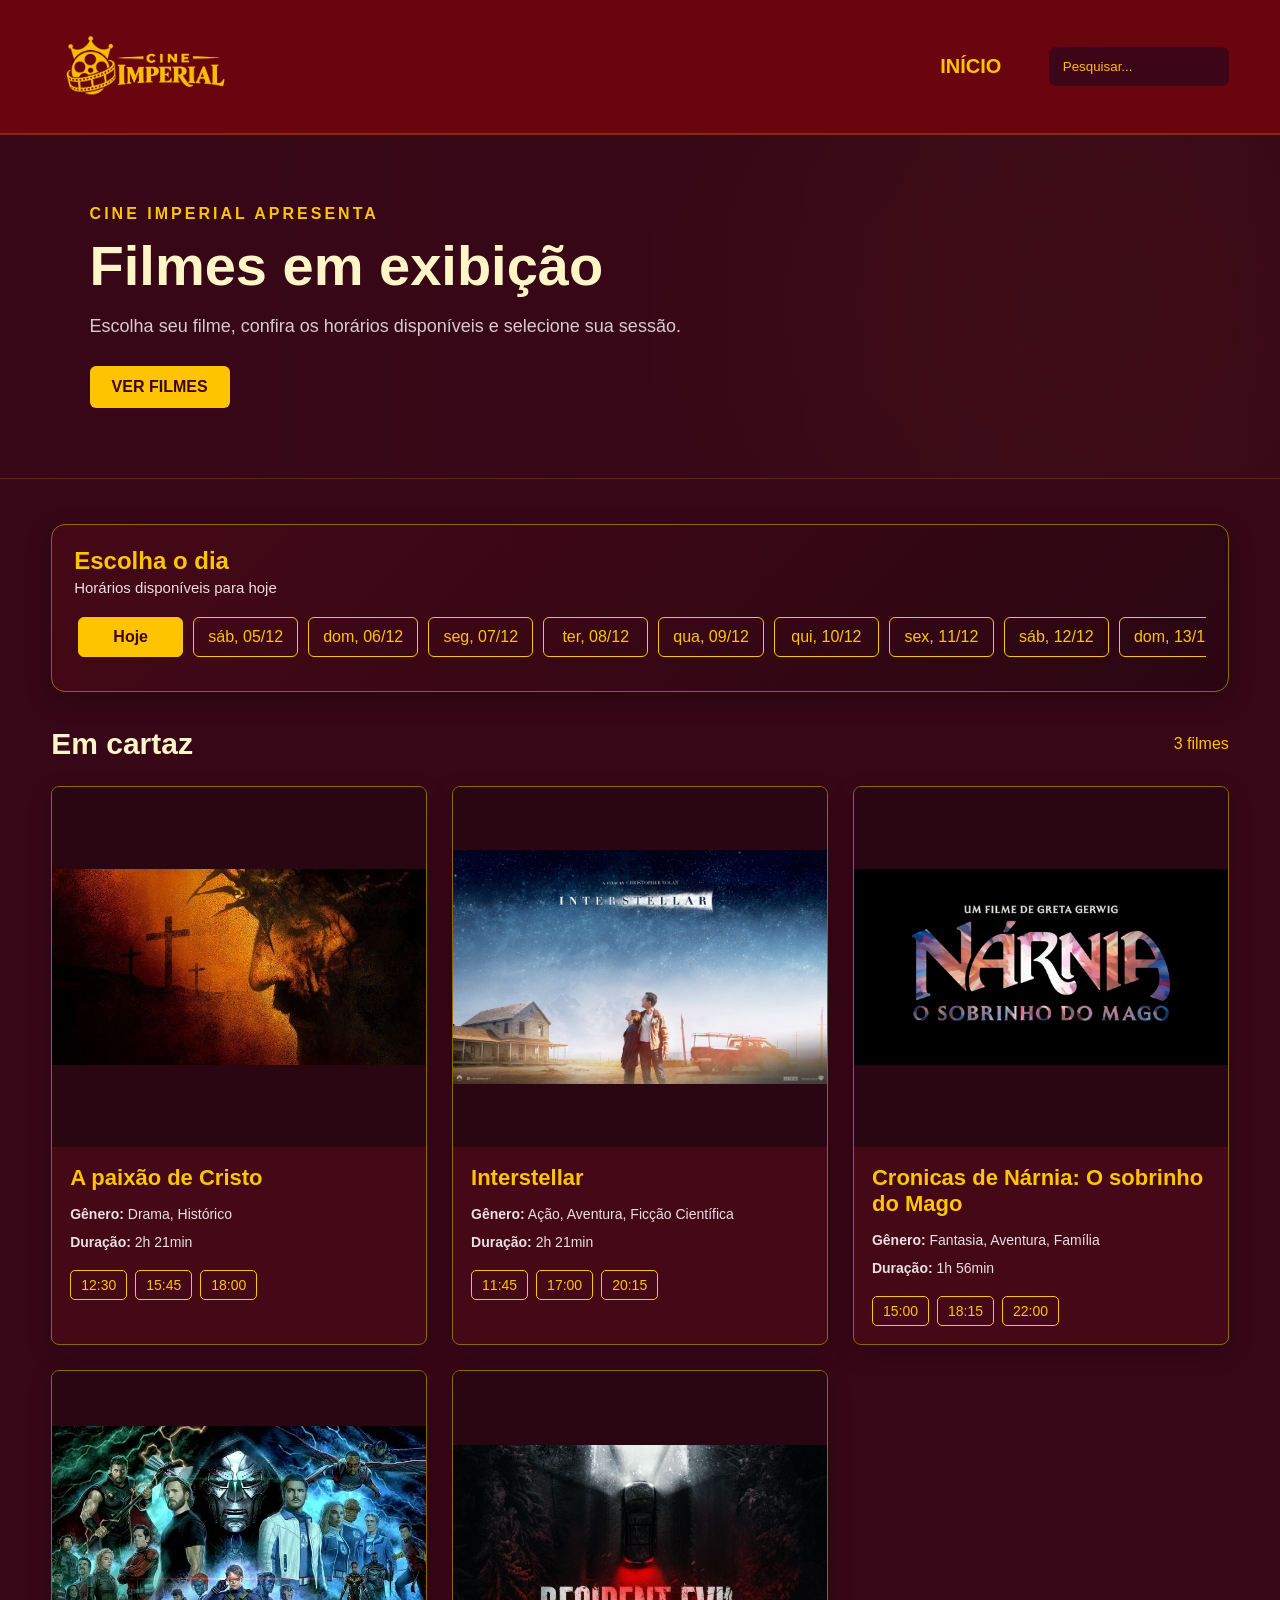
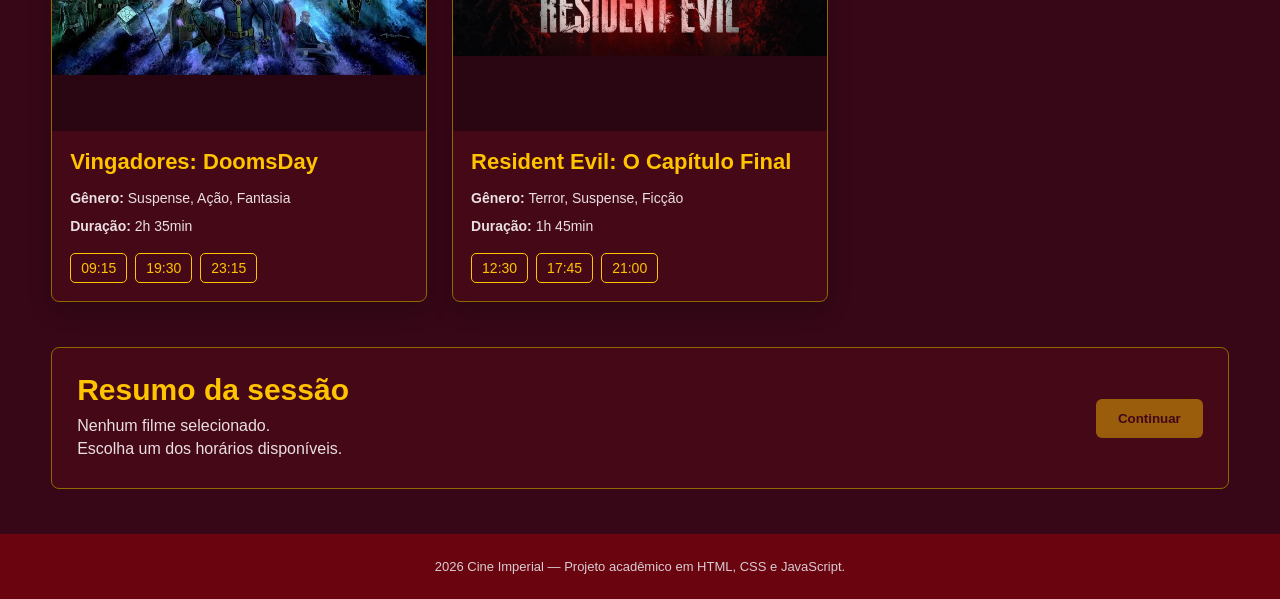
<file: index.html>
<!DOCTYPE html>
<html lang="pt-BR">
<head>
    <meta charset="UTF-8">
    <meta name="viewport" content="width=device-width, initial-scale=1.0">
    <title>Cine Imperial</title>
    <link rel="stylesheet" href="css/style_gal.css">
</head>
<body>
    <header class="cabecalho">
        <a href="#" aria-label="Cine Imperial - início">
            <img src="img/logo.png" alt="Cine Imperial" class="logo">
        </a>

        <nav class="menu">
            <button href="#filmes" onclick="window.location.href='index.html'">INÍCIO</button>
            <input type="search" id="pesquisa" placeholder="Pesquisar..." aria-label="Pesquisar filmes">
            
        </nav>
    </header>

    <main>
        <section class="banner">
            <div class="banner-texto">
                <p class="banner-subtitulo">CINE IMPERIAL APRESENTA</p>
                <h1 class="banner-titulo">Filmes em exibição</h1>
                <p class="banner-descricao">Escolha seu filme, confira os horários disponíveis e selecione sua sessão.</p>
                <a href="#filmes" class="botao-principal">VER FILMES</a>
            </div>
        </section>

        <section id="filmes" class="secao-filmes">
            <section class="seletor-dias" aria-label="Selecione o dia da sessão">
                <h2>Escolha o dia</h2>
                <p id="dia-selecionado">Horários disponíveis para hoje</p>
                <div id="dias-sessoes" class="dias-sessoes"></div>
            </section>

            <div class="titulo-secao">
                <h2>Em cartaz</h2>
                <span id="contador">3 filmes</span>
            </div>

            <div class="grade-filmes">

                <div class="filme" data-titulo="Paixão de Cristo" data-id="1" data-genero="Drama, Histórico">
                    <img src="img/A paixao de Cristo cartaz horizontal.jpg" alt="Cartaz de Interestelar">
                    <div class="conteudo">
                        <h3>A paixão de Cristo</h3>
                        <p><strong>Gênero:</strong> Drama, Histórico</p>
                        <p><strong>Duração:</strong> 2h 21min</p>
                        <div class="horarios">
                            <button>12:30</button>
                            <button>15:45</button>
                            <button>18:00</button>
                        </div>
                    </div>
                </div>

                <div class="filme" data-titulo="Interstellar" data-id="2" data-genero="Ação, Aventura, Ficção Científica">
                    <img src="img/interestelar cartaz.jpg" alt="Cartaz de Interestelar">
                    <div class="conteudo">
                        <h3>Interstellar</h3>
                        <p><strong>Gênero:</strong> Ação, Aventura, Ficção Científica</p>
                        <p><strong>Duração:</strong> 2h 21min</p>
                        <div class="horarios">
                            <button>11:30</button>
                            <button>16:45</button>
                            <button>20:00</button>
                        </div>
                    </div>
                </div>

                <div class="filme" data-titulo="Cronicas de Nárnia: O sobrinho do Mago" data-id="3" data-genero="Fantasia, Aventura, Família">
                    <img src="img/narnia cartaz horizontal.jpg" alt="Cartaz de Cronicas de Nárnia: O sobrinho do Mago">
                    <div class="conteudo">
                        <h3>Cronicas de Nárnia: O sobrinho do Mago</h3>
                        <p><strong>Gênero:</strong> Fantasia, Aventura, Família</p>
                        <p><strong>Duração:</strong> 1h 56min</p>
                        <div class="horarios">
                            <button>14:30</button>
                            <button>17:45</button>
                            <button>21:30</button>
                        </div>
                    </div>
                </div>

                <div class="filme" data-titulo="Vingadores: DoomsDay" data-id="4" data-genero="Suspense, Ação, Fantasia">
                    <img src="img/Cartaz Doom Horizontal.jpg" alt="Cartaz de Vingadores: DoomsDay">
                    <div class="conteudo">
                        <h3>Vingadores: DoomsDay </h3>
                        <p><strong>Gênero:</strong> Suspense, Ação, Fantasia</p>
                        <p><strong>Duração:</strong> 2h 35min</p>
                        <div class="horarios">
                            <button>08:30</button>
                            <button>18:45</button>
                            <button>22:30</button>
                        </div>
                    </div>
                </div>

                <div class="filme" data-titulo="Resident Evil: O Capítulo Final" data-id="5" data-genero="Terror, Suspense, Ficção">
                    <img src="img/resident-evil-cartaz-horizontal.jpg" alt="Cartaz de Resident Evil: O Capítulo Final">
                    <div class="conteudo">
                        <h3>Resident Evil: O Capítulo Final </h3>
                        <p><strong>Gênero:</strong> Terror, Suspense, Ficção</p>
                        <p><strong>Duração:</strong> 1h 45min</p>
                        <div class="horarios">
                            <button>11:30</button>
                            <button>16:45</button>
                            <button>20:00</button>
                        </div>
                    </div>
                </div>
            </div>

            <p id="sem-resultado">Nenhum filme encontrado.</p>
        </section>

        <section class="resumo">
            <div>
                <h2>Resumo da sessão</h2>
                <p id="filme-selecionado">Nenhum filme selecionado.</p>
                <p id="horario-selecionado">Escolha um dos horários disponíveis.</p>
            </div>
            <button id="confirmar" class="botao-principal" disabled>Continuar</button>
        </section>
    </main>

    <footer id="contato">
        <p>2026 Cine Imperial — Projeto acadêmico em HTML, CSS e JavaScript.</p>
    </footer>

    <script src="js/script_gal.js"></script>
</body>
</html>
</file>
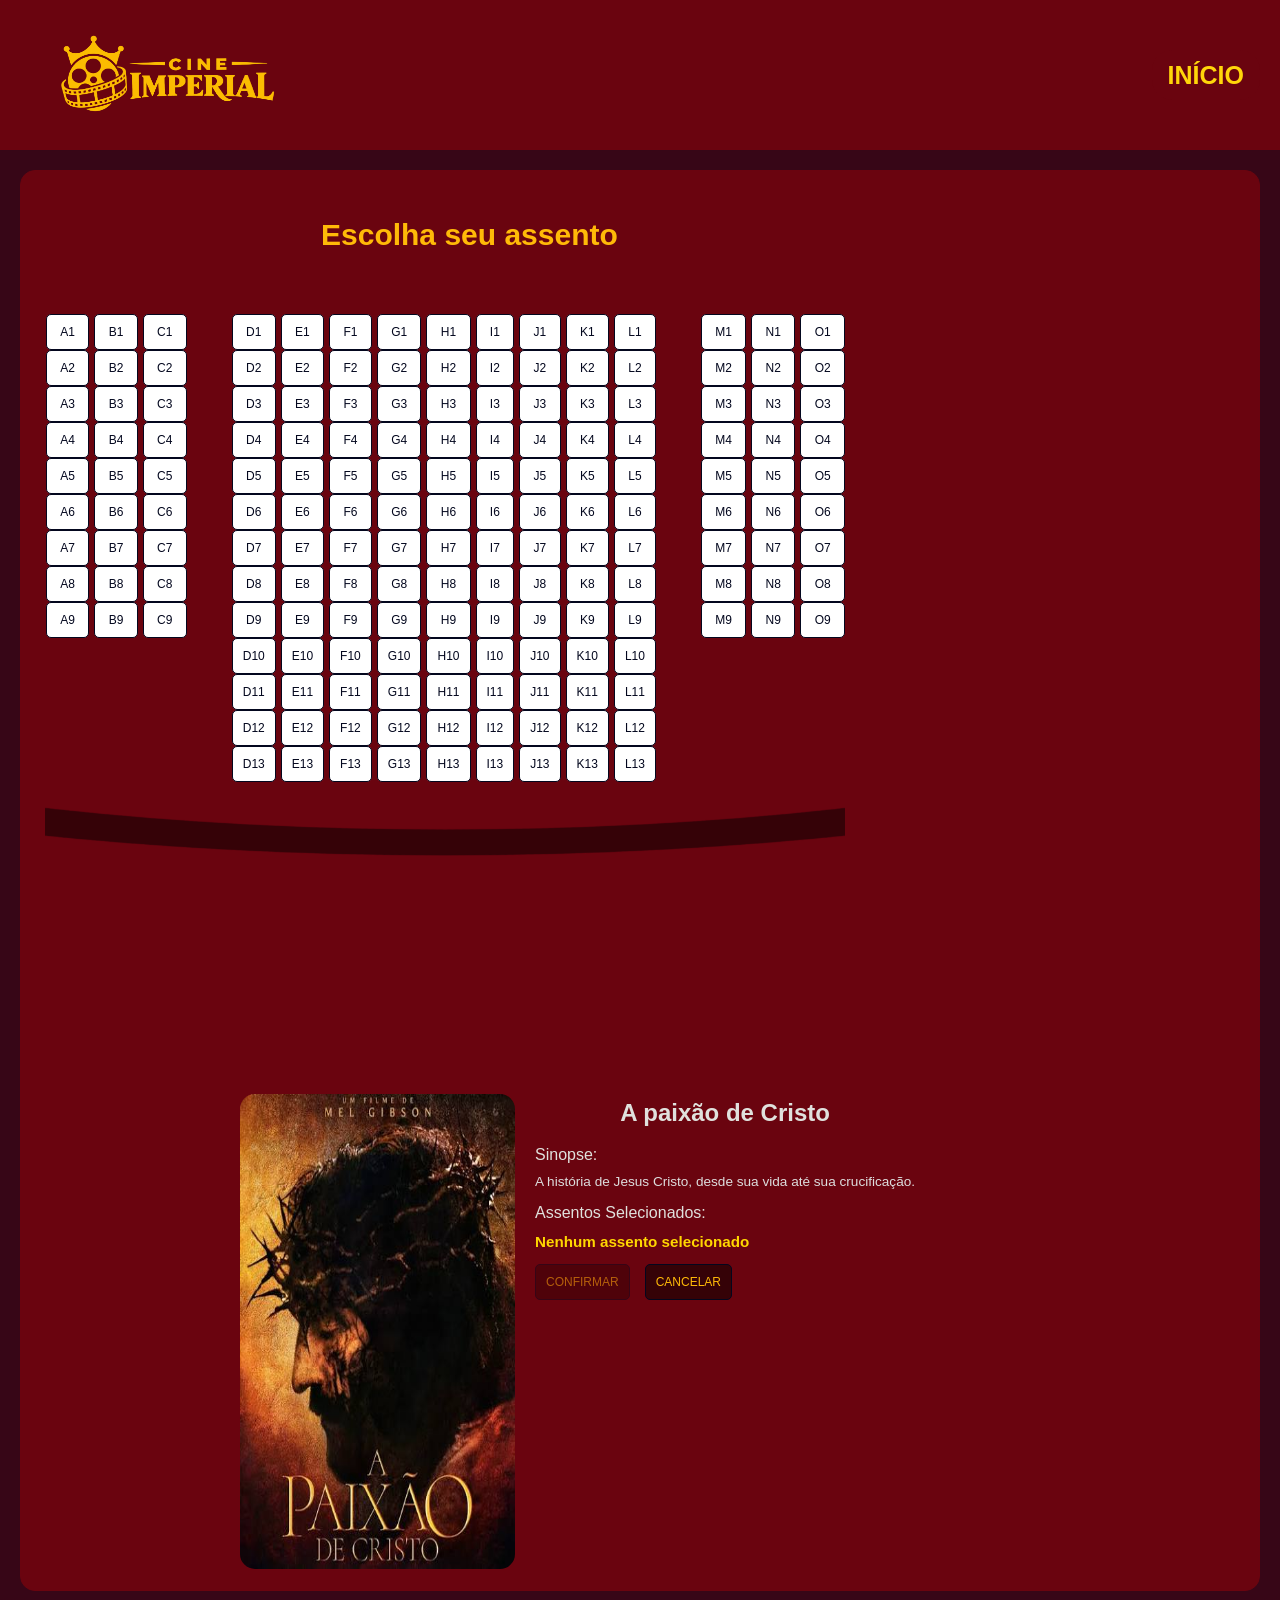
<file: assentos.html>
<!DOCTYPE html>
<html lang="pt-br">
    <head>
        <meta charset="UTF-8">
        <meta name="viewport" content="width=device-width, initial-scale=1.0">
        <title>Cine Imperio</title>
        <link rel="stylesheet" type="text/css" href="css/style.css"> 
    </head>
    <!-- Cabeçalho da página -->
    <body>
        <header>
            <div class="image-container">
                <img src="img/logo.png" alt="Logo" class="logo">
            </div>
            <nav class="search-bar"> <!-- Adicione o menu de navegação aqui -->
                <button onclick="window.location.href='index.html'" class="header-button">
                    INÍCIO
                </button>
                

            </nav>
        </header>

        <!-- Conteúdo da página de escolher assento -->
         <aside>
            <div class="content">
                <h2 class="subtitle">Escolha seu assento</h2>
                <div class="content-seats">
                    <div id="seats-row-A" class="row-of-seats">
                        <div id="seats-container">Fila A</div>
                            <div>
                                <img src="img/Tela.png" alt="tela" class="tela">
                            </div>
                    </div>
                    <div class="informacoes-filme">
                        <img id="movie-poster" src="img/Cartaz Doom.jpg" alt="cartaz" class="cartaz">

                        <div class="movie-info-container">

                            <!-- Bloco com as informações básicas -->
                            <div class="movie-details">
                                <!-- Nome do Filme -->
                                <h2 id="movie-title" class="movie-title">Selecione um filme</h2>
                                
                                <!-- Sinopse -->
                                <div class="synopsis-box">
                                    <span class="label">Sinopse:</span>
                                    <p id="movie-synopsis" class="synopsis-text">Clique em um filme para carregar a sinopse.</p>
                                </div>

                                <!-- Assentos Selecionados -->
                                <div class="seats-box">
                                    <span class="label">Assentos Selecionados:</span>
                                    <p id="selected-seats" class="seats-text">Nenhum assento selecionado</p>
                            </div>
                        </div>
                        
                        <div class="conteiner-botoes">
                            <button id="confirmar-assentos" onclick="window.location.href='ingressos.html'" class="confirmar" disabled>
                                CONFIRMAR
                            </button>
                            <button onclick="window.location.href='index.html'" class="cancelar">
                                CANCELAR
                            </button>
                        </div>
                    </div>
                </div>
            </div>
         </aside>
    </body>
    <script src="js/script.js"></script>
</html>
</file>
<file: css/style_gal.css>
* {
    box-sizing: border-box;
    margin: 0;
    padding: 0;
}

:root {
    --vinho: #6a040f;
    --vinho-escuro: #370717;
    --vinho-medio: #450817;
    --amarelo: #ffc400;
    --amarelo-claro: #ffd633;
    --dourado: #8f6800;
    --texto: #fff5c7;
    --texto-suave: #eadfe3;
    --texto-botao: #3b0715;
    --cinza: #d5cbd0;
    --vermelho: #9d0208;
}

:root {
    --font-principal: 'Gill Sans', 'Gill Sans MT', 'Myriad Pro', 'DejaVu Sans Condensed', Helvetica, Arial, sans-serif;
}

html {
    scroll-behavior: smooth;
}

body {
    font-family: Arial, Helvetica, sans-serif;
    background: var(--vinho-escuro);
    color: var(--texto);
    min-height: 100vh;
}

/* Cabeçalho */
.cabecalho {
    min-height: 135px;
    background: var(--vinho);
    display: flex;
    align-items: center;
    justify-content: space-between;
    padding: 20px 4%;
    border-bottom: 2px solid rgba(255, 196, 0, 0.2);
}

.logo {
    display: block;
    width: 185px;
    height: auto;
}

.menu {
    display: flex;
    align-items: center;
    gap: 28px;
}

.menu button {
    background-color: transparent;
    color: var(--amarelo);
    border: transparent;
    cursor: pointer;

    width: 100px;
    height: 40px;

    text-decoration: none;
    font-weight: 800;
    font-size: 20px;
    transition: 0.2s;


}

.menu button:hover {
    background: var(--vermelho);
}

#pesquisa {
    width: 180px;
    padding: 12px 14px;
    border: none;
    border-radius: 7px;
    outline: none;
    color: #ffba08;
    background: #3d0618;
}

#pesquisa::placeholder {
    color: #ffba08;
}

#pesquisa:focus {
    box-shadow: 0 0 0 2px var(--amarelo);
    background: #4a0a20;
}

/* Banner */
.banner {
    min-height: 330px;
    padding: 70px 7%;
    display: flex;
    align-items: center;
    background:
        linear-gradient(90deg, rgba(55, 7, 23, 0.98), rgba(55, 7, 23, 0.72)),
        radial-gradient(circle at 80% 50%, rgba(255, 196, 0, 0.15), transparent 40%);
    border-bottom: 1px solid rgba(255, 196, 0, 0.18);
}

.banner-texto {
    max-width: 650px;
    font-family: var(--font-principal);
}

.banner-subtitulo {
    color: var(--amarelo);
    font-weight: bold;
    letter-spacing: 3px;
    margin-bottom: 10px;
    font-family: var(--font-principal);
}

.banner-titulo {
    font-size: 56px;
    margin-bottom: 14px;
    font-family: var(--font-principal);
}

.banner-descricao {
    color: var(--cinza);
    font-size: 18px;
    line-height: 1.6;
    margin-bottom: 25px;
    font-family: var(--font-principal);
}

/* Botões */
.botao-principal {
    display: inline-block;
    padding: 12px 22px;
    border: none;
    border-radius: 6px;
    background: var(--amarelo);
    color: var(--texto-botao);
    font-weight: 800;
    text-decoration: none;
    cursor: pointer;
    transition: 0.2s;
}

.botao-principal:hover {
    background: var(--amarelo-claro);
    transform: translateY(-2px);
}

/* Filmes */
.secao-filmes {
    padding: 45px 4%;
}

.seletor-dias {
    background: linear-gradient(135deg, var(--vinho-medio), #2a0612);
    border: 1px solid var(--dourado);
    border-radius: 14px;
    box-shadow: 0 8px 25px rgba(0, 0, 0, 0.25);
    padding: 22px;
    margin-bottom: 35px;
}

.seletor-dias h2 {
    color: var(--amarelo);
    font-size: 24px;
    margin-bottom: 4px;
}

#dia-selecionado {
    color: var(--texto-suave);
    font-size: 15px;
    margin-bottom: 16px;
}

.dias-sessoes {
    display: flex;
    gap: 10px;
    overflow-x: auto;
    padding: 5px 4px 12px;
    scrollbar-color: var(--amarelo) var(--vinho-medio);
    scrollbar-width: thin;
}

.dia-sessao {
    flex: 0 0 auto;
    min-width: 105px;
    padding: 10px 14px;
    border: 1px solid var(--amarelo);
    border-radius: 6px;
    background: transparent;
    color: var(--amarelo);
    cursor: pointer;
    font: inherit;
}

.dia-sessao.selecionado,
.dia-sessao:hover {
    background: var(--amarelo);
    color: var(--texto-botao);
    font-weight: bold;
}

.titulo-secao {
    display: flex;
    align-items: center;
    justify-content: space-between;
    margin-bottom: 25px;
}

.titulo-secao h2,
.resumo h2 {
    font-size: 30px;
}

.titulo-secao span {
    color: var(--amarelo);
}

.grade-filmes {
    display: grid;
    grid-template-columns: 1fr 1fr 1fr;
    gap: 25px;
}

.filme {
    background: var(--vinho-medio);
    border: 1px solid var(--dourado);
    border-radius: 8px;
    overflow: hidden;
    box-shadow: 0 8px 25px rgba(0, 0, 0, 0.2);
    transition: 0.2s;
}

.filme:hover {
    transform: translateY(-5px);
    border-color: var(--amarelo);
}

.filme.atualizando {
    animation: atualizar-filme 0.55s ease;
}

@keyframes atualizar-filme {
    0% {
        opacity: 0.55;
        transform: translateY(8px);
    }
    100% {
        opacity: 1;
        transform: translateY(0);
    }
}

.filme > img {
    width: 100%;
    height: 360px;
    object-fit: contain;
    background: #2a0612;
    display: block;
}

.conteudo {
    padding: 18px;
}

.conteudo h3 {
    color: var(--amarelo);
    font-size: 22px;
    margin-bottom: 12px;
}

.conteudo p {
    color: var(--texto-suave);
    font-size: 14px;
    line-height: 1.6;
    margin-bottom: 6px;
}

.horarios {
    display: flex;
    flex-wrap: wrap;
    gap: 8px;
    margin-top: 16px;
}

.horarios button {
    background: none;
    border: 1px solid var(--amarelo);
    color: var(--amarelo);
    padding: 6px 10px;
    border-radius: 5px;
    cursor: pointer;
    font-family: inherit;
    font-size: 14px;
}

.horarios button.selecionado {
    background: var(--amarelo);
    color: var(--texto-botao);
    font-weight: bold;
}

#sem-resultado {
    display: none;
    text-align: center;
    padding: 35px;
    color: var(--cinza);
}

/* Resumo da sessão */
.resumo {
    margin: 0 4% 45px;
    padding: 25px;
    border: 1px solid var(--dourado);
    border-radius: 8px;
    background: var(--vinho-medio);
    display: flex;
    align-items: center;
    justify-content: space-between;
    gap: 25px;
}

.resumo h2 {
    color: var(--amarelo);
    margin-bottom: 10px;
}

.resumo p {
    color: var(--texto-suave);
    margin: 5px 0;
}

#confirmar:disabled {
    opacity: 0.45;
    cursor: not-allowed;
    transform: none;
}

/* Rodapé */
footer {
    text-align: center;
    padding: 25px;
    background: var(--vinho);
    color: #d8cdd2;
    font-size: 13px;
}

@media (max-width: 900px) {
    .grade-filmes {
        grid-template-columns: repeat(2, minmax(0, 1fr));
    }

    .banner-titulo {
        font-size: 44px;
    }
}

@media (max-width: 600px) {
    .cabecalho {
        min-height: auto;
        flex-direction: column;
        gap: 16px;
        padding: 16px 5%;
    }

    .logo {
        width: 150px;
    }

    .menu {
        width: 100%;
        justify-content: center;
        gap: 12px;
    }

    #pesquisa {
        min-width: 0;
        width: 100%;
    }

    .banner {
        min-height: 280px;
        padding: 48px 6%;
    }

    .banner-titulo {
        font-size: clamp(32px, 10vw, 44px);
    }

    .banner-descricao {
        font-size: 16px;
    }

    .secao-filmes {
        padding: 30px 5%;
    }

    .grade-filmes {
        grid-template-columns: 1fr;
        gap: 18px;
    }

    .filme > img {
        height: 300px;
    }

    .resumo {
        margin: 0 5% 30px;
        padding: 18px;
        flex-direction: column;
        align-items: stretch;
    }
}
</file>
<file: css/style.css>
/* Parâmetros obrigatórios */
* {
    margin: 0;
    padding: 0;
    box-sizing: border-box;
    
}

:root {
    --font-principal: 'Gill Sans', 'Gill Sans MT', 'Myriad Pro', 'DejaVu Sans Condensed', Helvetica, Arial, sans-serif;
}

/* ----- Estilização do cabeçalho da página ---- */

aside {
    margin-top: 20px;
}

body {
    background-color: #370617; /* Cor de fundo do corpo da página */
    line-height: 1.6; /* Espaçamento entre linhas para melhor legibilidade */
}

/* Estilização do cabeçalho */
header {
    display: flex;
    align-items: center;
    flex-direction: row;
    position: sticky;
    top: 0;
    z-index: 1000;
    gap: 100px;
    justify-content: space-between;
    background-color: #6a040f;
    color: #E0E1DD;
    padding: 3rem 20px;
    text-align: left;
    text-indent: 20px;
    height: 150px;
}

/* Estilização do botão de outras páginas */
.header-button {
    background-color: #6a040f;
    color: #ffd60a;
    border: none;
    padding: 0.5rem 1rem;
    cursor: pointer;
    border: none;
    height: 50px;
    font-size: 25px;
    font-weight: 900;
    transition: background-color 0.3s ease, color 0.3s ease;
    border-radius: 20px;
}

.header-button a {
    color: #ffc300;         /* Usa o mesmo bege claro do seu projeto */
    text-decoration: none;  /* Remove completamente o sublinhado */
}

.header-button:hover {
    background-color: #9d0208; /* Um azul mais escuro para o efeito de hover */
    cursor: pointer;
}

/*Estilização da barra de pesquisa*/

/*campo de imagens e ícones*/
.image-container {
    display: flex;
    gap: 20px; /* Espaçamento entre as imagens */
    align-items: center; /* Alinha verticalmente as imagens */
    justify-content: center; /* Centraliza horizontalmente as imagens */
    padding: 20px; /* Espaçamento interno */
}

.logo {
    width: 250px; /* Largura da logo */
    height: 100px; /* Mantém a proporção da imagem */
}

/* ----- Estilização do conteúdo da página de escolher assento ----- */

/* estilização de box de conteúdo */
.content {
    display: flex; /* Define o layout como flexível */
    flex-direction: column; /* Organiza os elementos em coluna */
    background-color: #6A040F; /* Cor de fundo do conteúdo */
    color: #E0E1DD; /* Cor do texto */
    margin: 20px; /* Espaçamento externo */
    text-align: center; /* Alinha o conteúdo ao centro */
    padding: 20px; /* Espaçamento interno */
    border: 1px solid #6A040F; /* Borda ao redor do conteúdo */
    border-radius: 15px; /* Arredonda os cantos do conteúdo */
    gap: 10px;  
}

.content:hover {
    box-shadow: 0 0 10px 5px #ffba08;
    transition: box-shadow 0.3s ease-in-out; /* Adiciona uma transição suave ao efeito de hover */
}

/* estilização dos assentos */
.content-seats {
    display: flex; /* Define o layout como flexível */
    flex-wrap: wrap; /* Permite que os elementos se quebrem em várias linhas */
    justify-content: flex-start; /* Centraliza os elementos horizontalmente */
    gap: 200px; /* Espaçamento entre os assentos */
    margin-top: 20px; /* Espaçamento acima dos assentos */
    width: 100%;

    border: 1px solid #6A040F; /* Borda ao redor dos assentos */
    border-radius: 5px; /* Arredonda os cantos dos assentos */

}

.content-seats button {
    display: flex; /* Define o layout como flexível */
    align-items: center; /* Alinha verticalmente os elementos dentro do botão */
    justify-content: center; /* Centraliza os elementos horizontalmente */


    background-color: #ffffff; /* Cor de fundo dos assentos */
    color: #03071E; /* Cor do texto dos assentos */
    border: 1px solid #03071E; /* Borda ao redor dos assentos */
    border-radius: 5px; /* Arredonda os cantos dos assentos */
    padding: 10px; /* Espaçamento interno dos assentos */
    text-align: center; /* Alinha o texto ao centro dos assentos */
    font-size: 12px; /* Tamanho da fonte dos assentos */
    font-family: var(--font-principal); /* Define a fonte dos assentos */

    cursor: pointer; /* Muda o cursor para indicar que é clicável */
    transition: background-color 0.3s ease, color 0.3s ease; /* Adiciona uma transição suave ao efeito de hover */
    position: relative; 
}

.assento-apagado {
    visibility: hidden;
    pointer-events: none;
}

.content-seats button.assento-ocupado {
    background-color: #6a040f;
    color: #ffffff;
    border-color: #ffba08;
    cursor: not-allowed;
    font-weight: bold;
}

.content-seats button:hover {
    background-color: #ffba08; /* Cor de fundo ao passar o mouse */
    color: #03071E; /* Cor do texto ao passar o mouse */
    border: 1px solid #03071E; /* Mantém a borda ao passar o mouse */
}

.content-seats button.selecionado {
    background-color: #D00000; /* Cor de fundo ao clicar */
    color: #ffffff; /* Cor do texto ao clicar */
    border: 1px solid #03071E; /* Mantém a borda ao clicar */
}

.content-seats button.selecionado::after {
    content: '👑'; /* Texto exibido ao clicar no assento */
    position: absolute; /* Posiciona o texto de forma absoluta */
    top: 15%; /* Centraliza verticalmente */
    left: 50%; /* Centraliza horizontalmente */
    transform: translate(-50%, -50%); /* Ajusta a posição para centralizar */
    font-size: 12px; /* Tamanho da fonte do texto */
    color: #ffffff; /* Cor do texto */
}

/* estilização da fila de assentos */
.row-of-seats {
    display: flex; /* Define o layout como flexível */
    justify-content: center; /* Centraliza os elementos horizontalmente */
    flex-direction: column; /* Organiza os elementos em linha */
    font-weight: bold; /* Deixa o texto em negrito */
    margin-bottom: 10px; /* Espaçamento abaixo da fila de assentos */
    padding: 2px; /* Espaçamento interno */
}

#seats-container {
    display: flex;         /* Torna o container flexível */
    justify-content: flex-start; /* Centraliza todo o mapa de assentos na tela */
    gap: 1px;             /* Adiciona um espaço bem legal entre as colunas */
}


/* Estilização do subtítulo */
.subtitle {
    font-size: 30px; /* Tamanho da fonte do subtítulo */
    color: #FFBA08; /* Cor do subtítulo */
    font-family: var(--font-principal); /* Define a fonte do subtítulo */
    margin-bottom: 20px; /* Espaçamento abaixo do subtítulo */
    display: flex;
    justify-content: flex-start;
    margin-left: 280px;
    margin-top: 20px;
}

/* Estilização das informações do filme */


.cartaz {
    display: flex;
    justify-content: flex-end;
    width: 275px;
    height: 475px;
    border-radius: 15px;
}

.cartaz:hover {
    box-shadow: 0 0 10px 5px #ffba08;
    transition: box-shadow 0.3s ease-in-out;
}

.conteiner-botoes {
    display: flex;
    gap:15px;
    align-items: center;
    font-family: var(--font-principal);
}

.content-seats button.confirmar {
    margin-top: 10px;
    background-color: rgba(0, 0, 0, 0.5); ; /* Mantém a cor escura ou defina outra de sua escolha */
    color: #ffba08;            /* Ajuste a cor do texto para o hover */
    transition: transform 0.2s ease-in-out, background-color #03071e 0.3s ease;
}

.content-seats button.confirmar:hover {
    transform: scale(1.05); 
    color: #03071e;
    background-color: #ffba08; /* Mantém a cor escura ou defina outra de sua escolha */
}

.content-seats button.confirmar:disabled {
    opacity: 0.5;
    cursor: not-allowed;
}

.content-seats button.confirmar:disabled:hover {
    transform: none;
    color: #ffba08;
    background-color: rgba(0, 0, 0, 0.5);
}

.content-seats button.cancelar {
    margin-top: 10px;
    background-color: rgba(0, 0, 0, 0.5); ; /* Mantém a cor escura ou defina outra de sua escolha */
    color: #ffba08;            /* Ajuste a cor do texto para o hover */
    transition: transform 0.2s ease-in-out, background-color #03071e 0.3s ease;

}

.content-seats button.cancelar:hover {
    transform: scale(1.05); 
    color: #03071e;
    background-color: #ffba08; /* Mantém a cor escura ou defina outra de sua escolha */
}

.tela{
    height: 80px;
    width: 800px;
    opacity: 0.5;
}

/* Container que agrupa a imagem e o texto flutuante */
.container-tela {
    position: relative;     /* Permite posicionar o texto de forma absoluta dentro dele */
    display: inline-block;  /* Faz o container se ajustar exatamente ao tamanho da imagem */
    width: 800px;           /* Mantém a largura que você definiu para a sua tela */
    height: 75px;           /* Mantém a altura definida para a sua tela */
    margin: 20px auto;      /* Centraliza o container inteiro horizontalmente na página */
}

/* Estilização do texto que vai flutuar por cima */
.texto-tela {
    position: absolute;
    top: 98%;               
    left: 23%;              
    transform: translate(-50%, -50%); /* Técnica para centralizar perfeitamente os eixos X e Y */
    
    /* Customização do texto (Altere com as cores do seu projeto) */
    color: #ffffff;          /* Cor escura para contrastar bem com a faixa amarela */
    font-size: 24px;         /* Tamanho da fonte ideal para o espaço */
    font-weight: bold;       /* Deixa a escrita em negrito */
    letter-spacing: 2px;     /* Adiciona um pequeno espaçamento moderno entre as letras */
    pointer-events: none;    /* Impede que o texto bloqueie cliques caso precise clicar na tela */
    font-family: var(--font-principal); /* Define a fonte do texto */
}

.synopsis-box, .seats-box {
  margin-top: 10px;
  text-align: left;
}

.synopsis-text {
  font-size: 0.85rem;
  color: #dddddd;
  margin-top: 5px;
  line-height: 1.3;
  max-height: 100px;
  font-family: var(--font-principal); /* Define a fonte da sinopse */
  overflow-y: auto; /* Adiciona rolagem se a sinopse for muito grande */
}

.seats-text {
  font-size: 0.95rem;
  color: #ffd700; /* Amarelo/dourado para destacar os assentos */
  font-weight: bold;
  margin-top: 4px;
}

.informacoes-filme {
  display: flex;
  flex-direction: row; /* Coloca a imagem e as informações lado a lado */
  align-items: flex-start;
  gap: 20px; /* Espaçamento entre o cartaz e o texto */
  width: 100%;
  max-width: 800px; /* Limita a largura máxima para não estourar */
  margin: 0 auto; /* Centraliza o container na página */
  font-family: var(--font-principal); /* Define a fonte das informações do filme */
}

.movie-info-container {
  display: flex;
  flex-direction: column; /* Organiza o texto e os botões verticalmente */
  justify-content: space-between;
}

@media (max-width: 900px) {
    header {
        gap: 20px;
        padding: 24px 16px;
    }

    .logo {
        width: 190px;
        height: auto;
    }

    .content {
        margin: 12px;
        padding: 14px;
    }

    .content-seats {
        gap: 30px;
        overflow-x: auto;
        padding: 10px;
    }

    #seats-container {
        flex-shrink: 0;
    }

    .subtitle {
        justify-content: center;
        margin-left: 0;
        font-size: 27px;
    }

    .informacoes-filme {
        flex-wrap: wrap;
        justify-content: center;
        max-width: 100%;
    }
}

@media (max-width: 600px) {
    header {
        position: static;
        flex-direction: column;
        height: auto;
        text-indent: 0;
    }

    .header-button {
        font-size: 20px;
    }

    .content-seats {
        display: block;
        overflow-x: hidden;
    }

    #seats-row-A {
        overflow-x: auto;
        padding-bottom: 12px;
    }

    .tela {
        width: min(800px, 100%);
        height: auto;
    }

    .cartaz {
        width: min(275px, 90vw);
        height: auto;
        max-height: 475px;
    }

    .movie-info-container {
        width: 100%;
    }

    .conteiner-botoes {
        justify-content: center;
        flex-wrap: wrap;
    }
}
</file>
